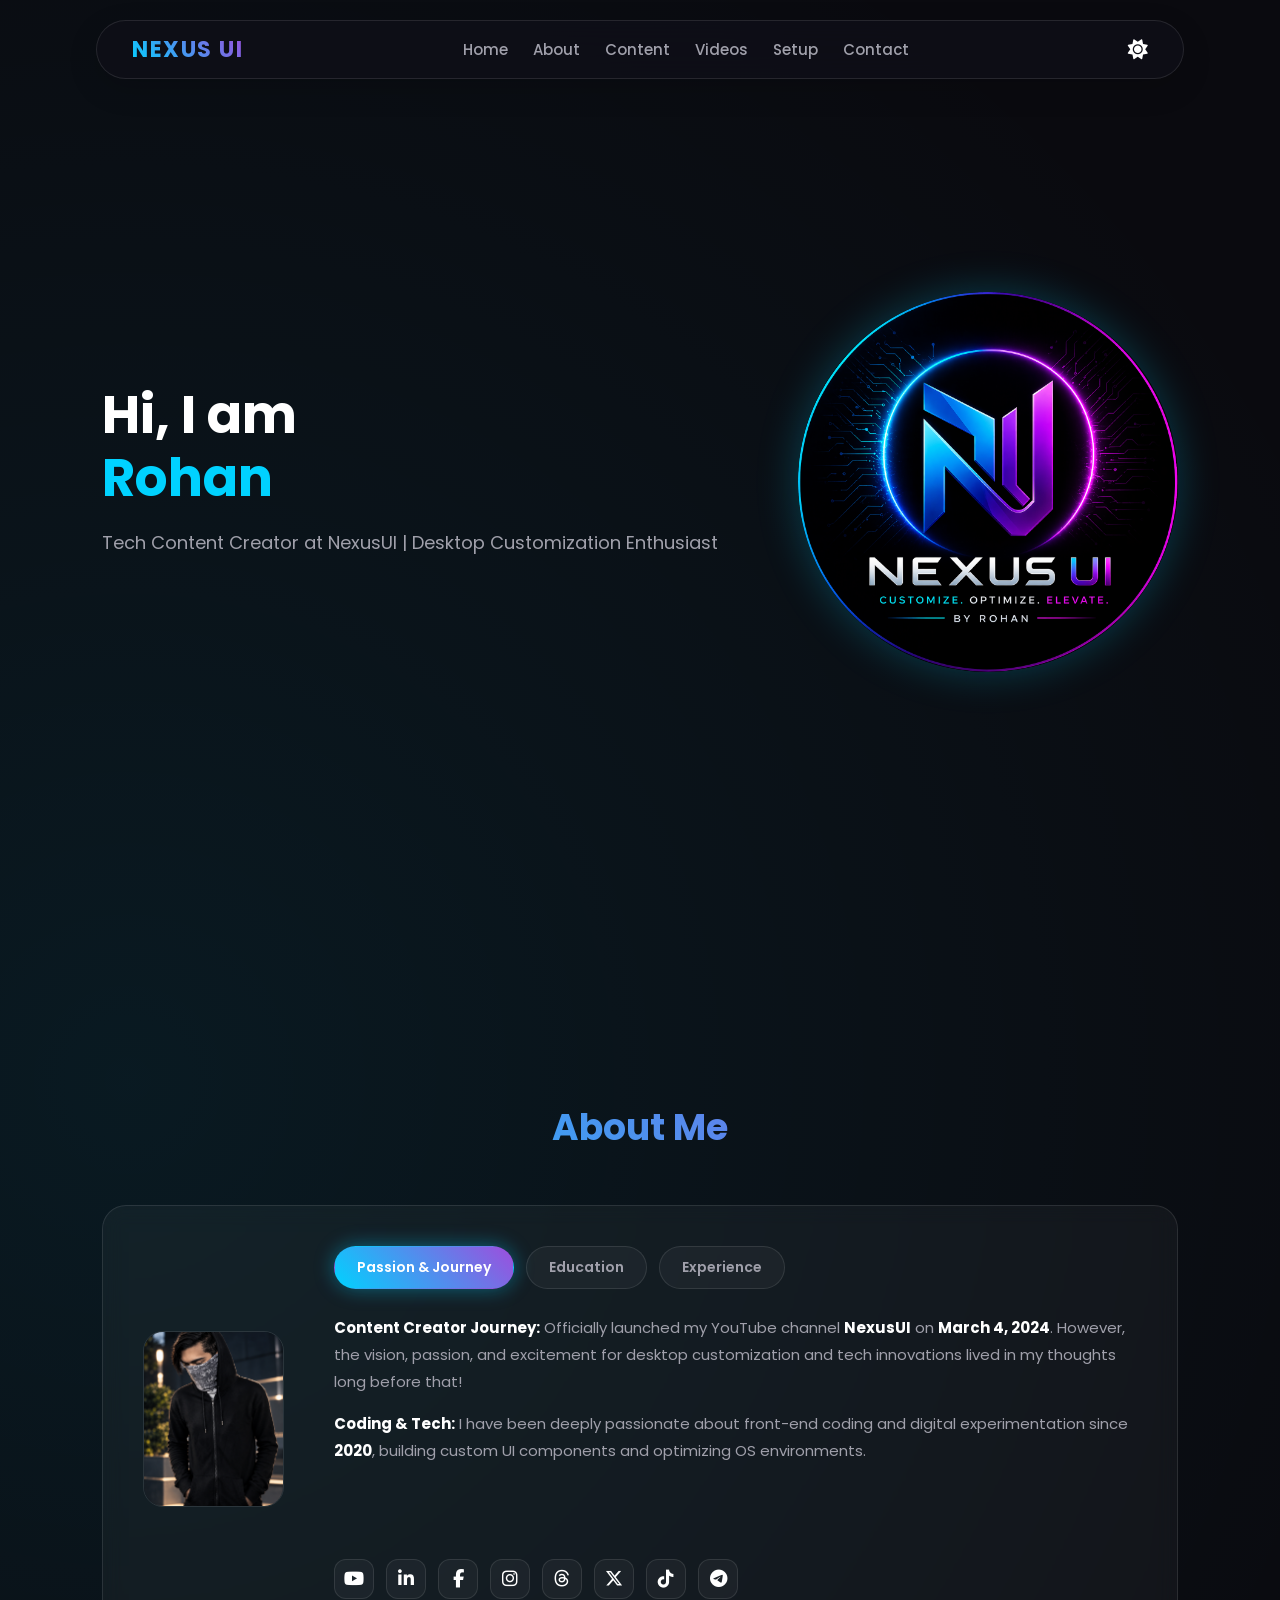
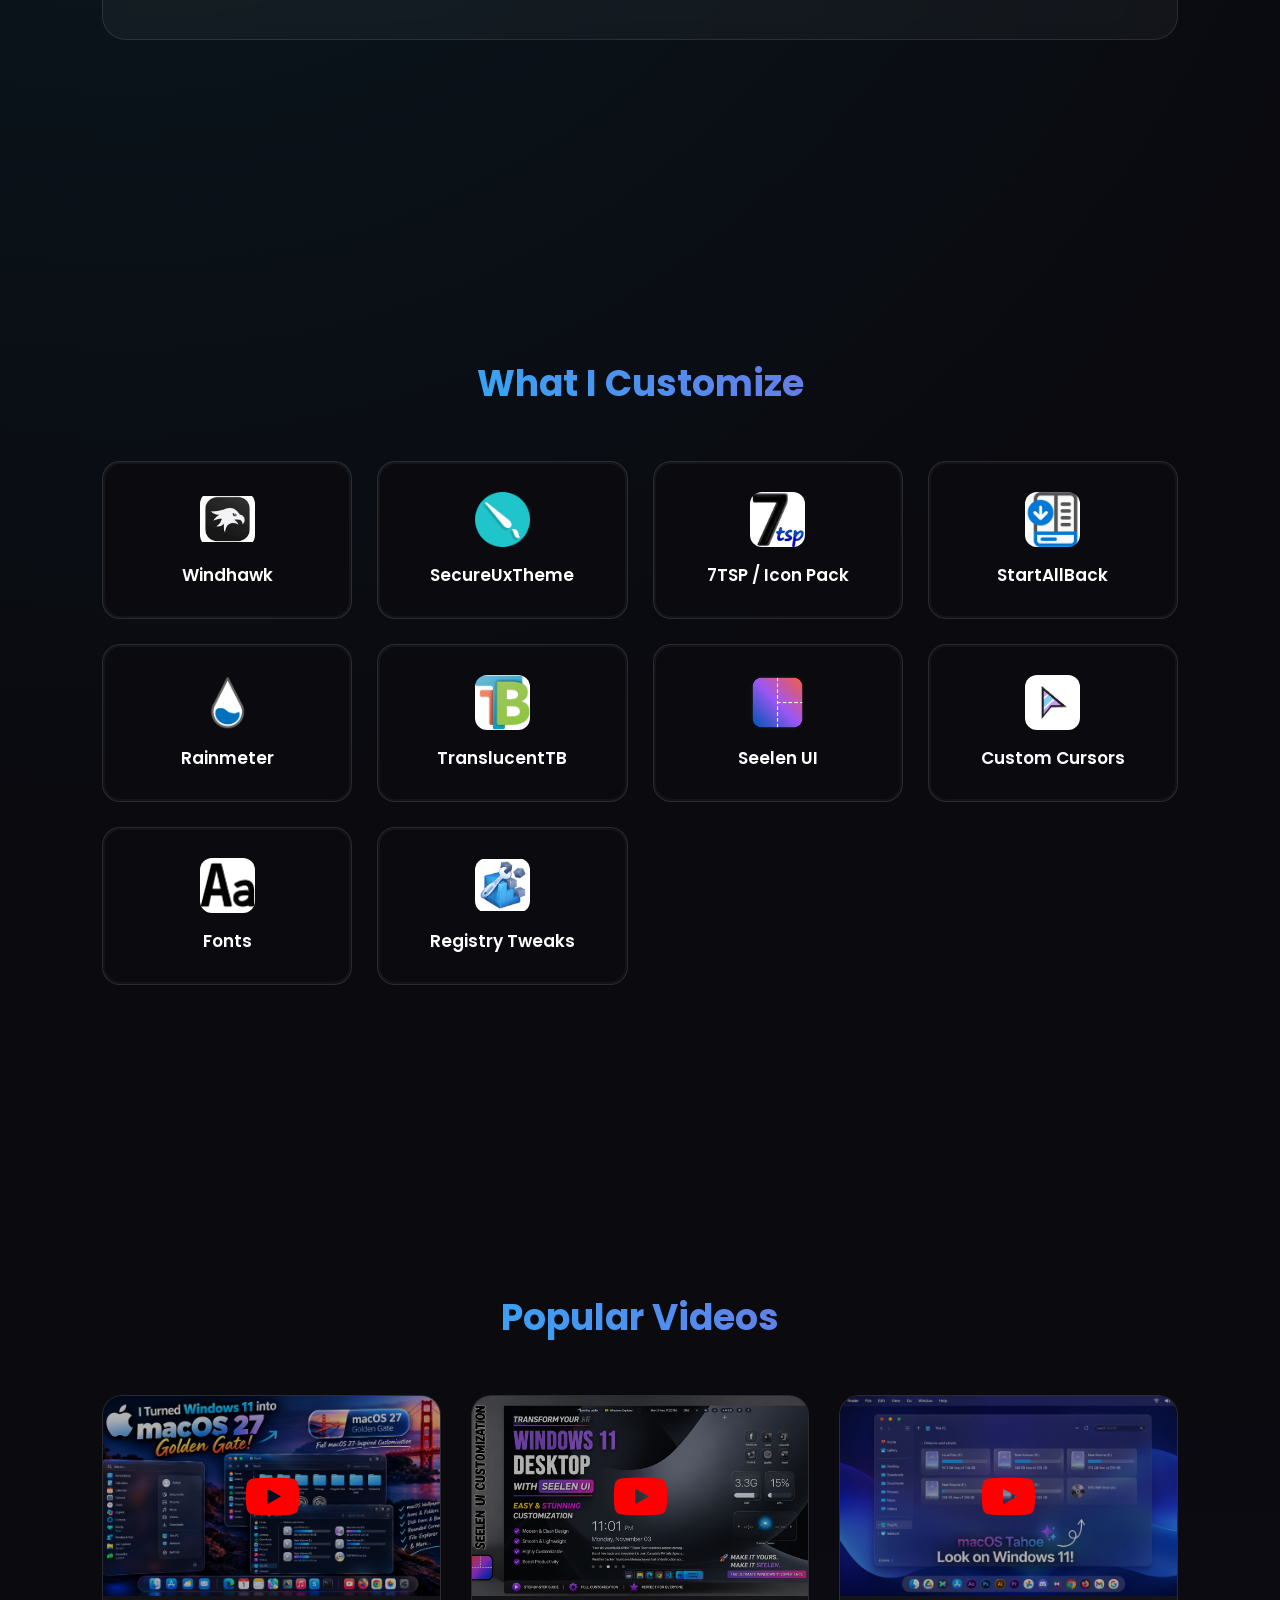
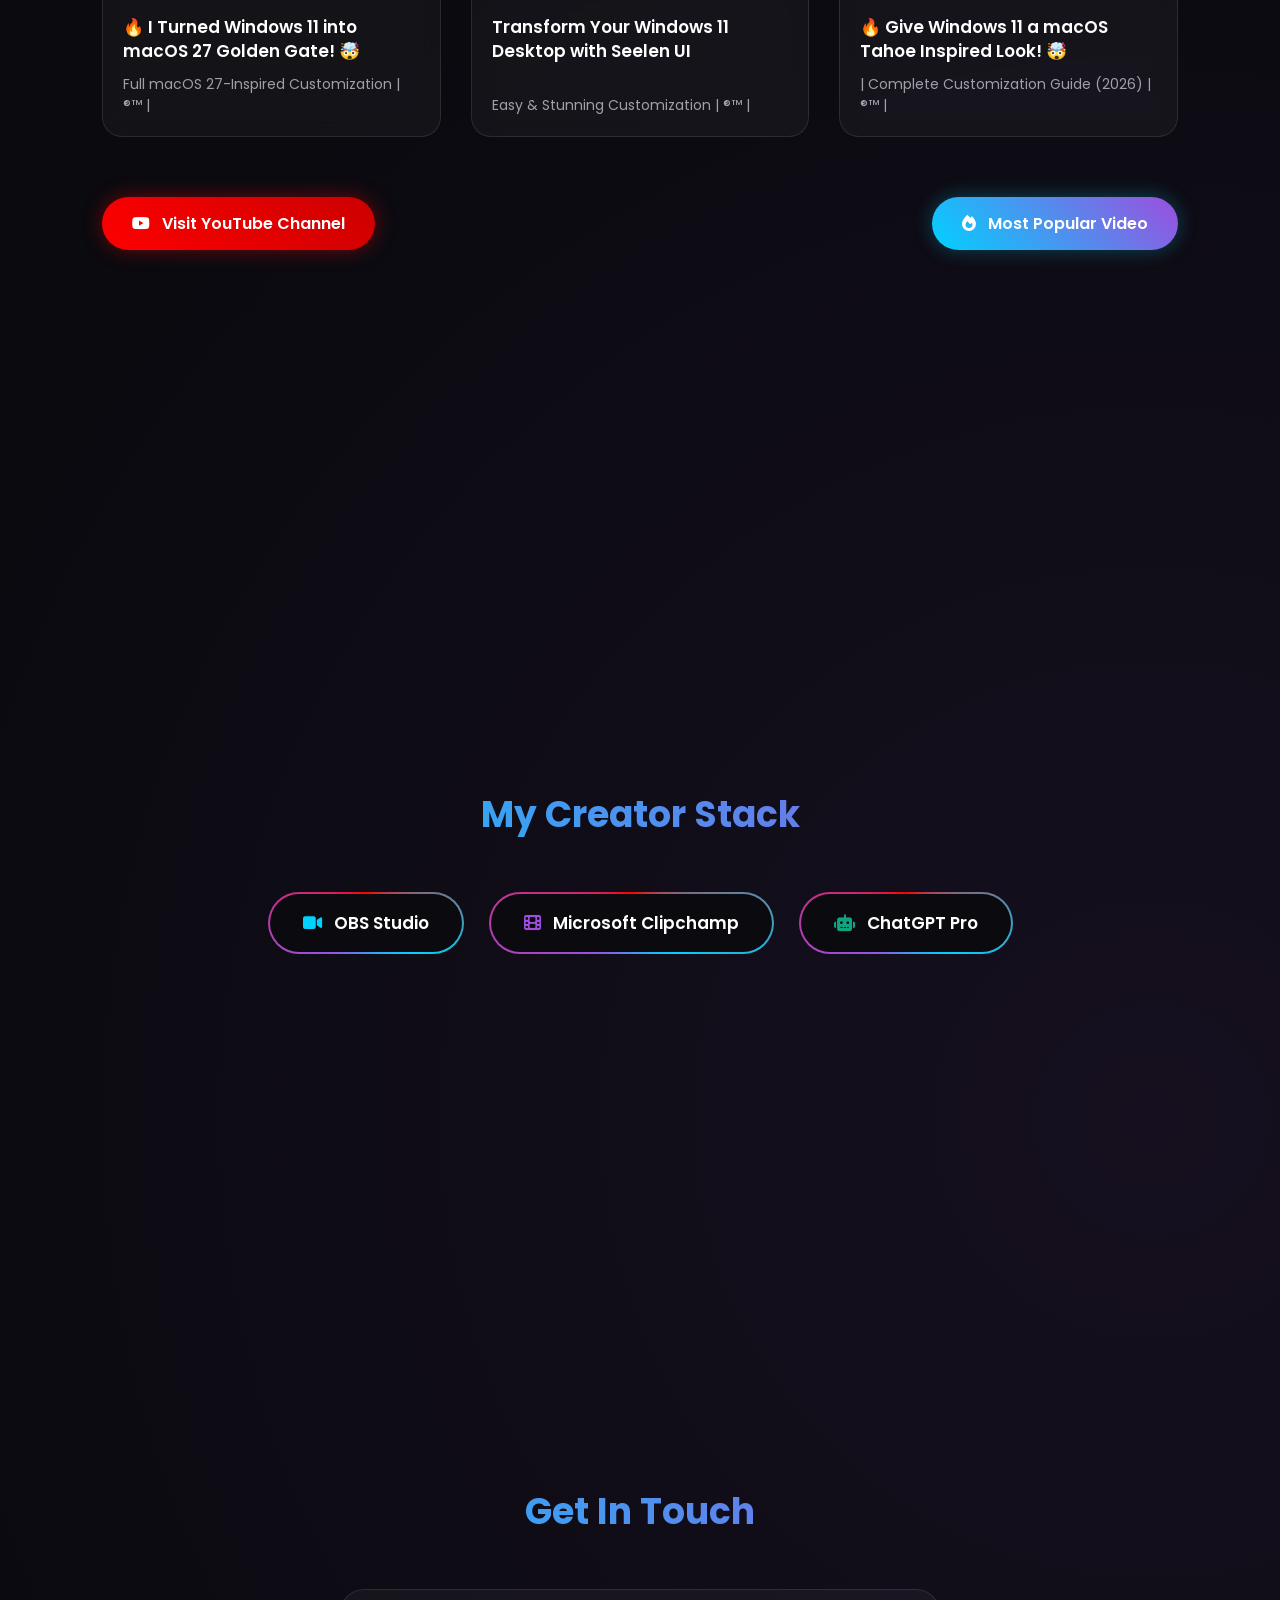
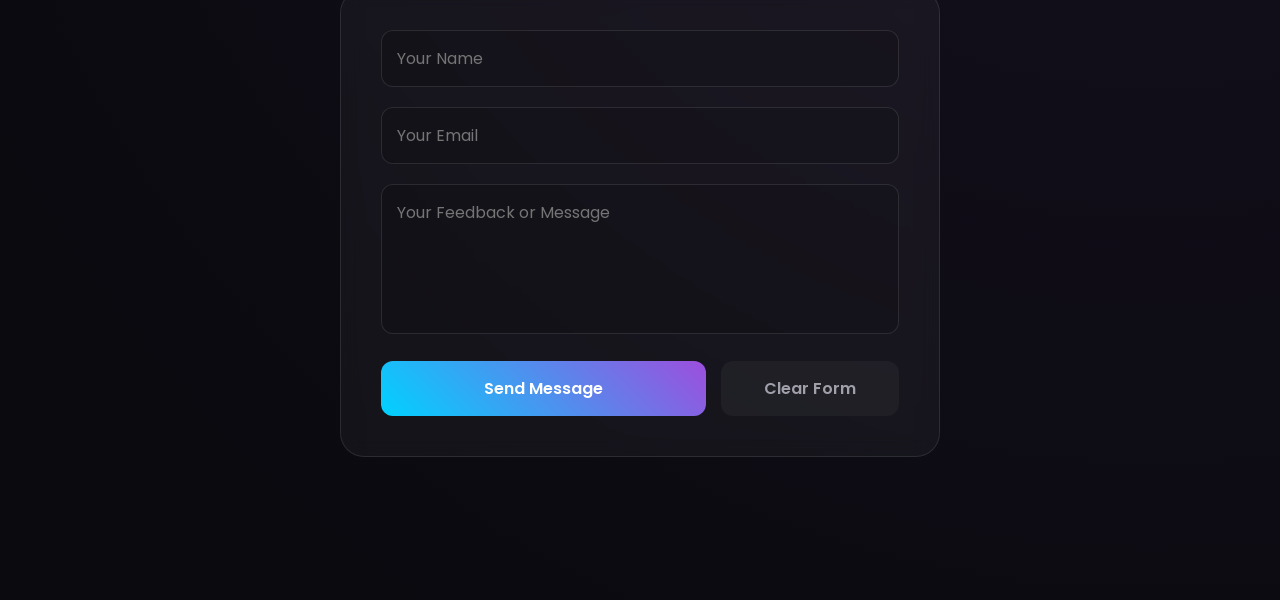
<file: index.html>
<!DOCTYPE html>
<html lang="en">
<head>
    <meta charset="UTF-8">
    <meta name="viewport" content="width=device-width, initial-scale=1.0">
    <title>NexusUI Official</title>
    <link rel="icon" type="image/png" href="weblogo.png">
    <link rel="stylesheet" href="https://cdnjs.cloudflare.com/ajax/libs/font-awesome/6.5.1/css/all.min.css">
    <link href="https://fonts.googleapis.com/css2?family=Poppins:wght@300;400;500;600;700&display=swap" rel="stylesheet">
    
    <style>
        :root {
            --bg-color: #0a0a0f;
            --text-main: #ffffff;
            --text-muted: #a0a0ab;
            --glass-bg: rgba(255, 255, 255, 0.04);
            --glass-border: rgba(255, 255, 255, 0.1);
            --nav-bg: rgba(15, 15, 25, 0.75);
            --primary-glow: #00d2ff;
            --secondary-glow: #9d4edd;
            --yt-red: #ff0000;
        }

        body.light-mode {
            --bg-color: #f4f5f7;
            --text-main: #1a1a1a;
            --text-muted: #555555;
            --glass-bg: rgba(0, 0, 0, 0.05);
            --glass-border: rgba(0, 0, 0, 0.15);
            --nav-bg: rgba(255, 255, 255, 0.85);
        }

        * {
            margin: 0;
            padding: 0;
            box-sizing: border-box;
            font-family: 'Poppins', sans-serif;
            scroll-behavior: smooth;
        }

        body {
            background-color: var(--bg-color);
            color: var(--text-main);
            overflow-x: hidden;
            transition: background-color 0.4s ease, color 0.4s ease;
            background-image: 
                radial-gradient(circle at 10% 20%, rgba(0, 210, 255, 0.08), transparent 30%),
                radial-gradient(circle at 90% 80%, rgba(157, 78, 221, 0.08), transparent 30%);
        }

        /* Loading Animation Screen */
        #loader {
            position: fixed;
            top: 0;
            left: 0;
            width: 100vw;
            height: 100vh;
            background: var(--bg-color);
            z-index: 9999;
            display: flex;
            flex-direction: column;
            justify-content: center;
            align-items: center;
            transition: opacity 0.5s ease, visibility 0.5s ease;
        }

        .spinner {
            width: 60px;
            height: 60px;
            border: 5px solid var(--glass-border);
            border-top: 5px solid var(--primary-glow);
            border-right: 5px solid var(--secondary-glow);
            border-radius: 50%;
            animation: spin 1s linear infinite;
            box-shadow: 0 0 20px rgba(0, 210, 255, 0.3);
        }

        .loader-text {
            margin-top: 20px;
            font-size: 18px;
            font-weight: 600;
            letter-spacing: 2px;
            background: linear-gradient(45deg, var(--primary-glow), var(--secondary-glow));
            -webkit-background-clip: text;
            -webkit-text-fill-color: transparent;
        }

        @keyframes spin {
            0% { transform: rotate(0deg); }
            100% { transform: rotate(360deg); }
        }

        /* Floating Glass Navbar */
        nav {
            position: fixed;
            top: 20px;
            left: 50%;
            transform: translateX(-50%);
            width: 85%;
            max-width: 1100px;
            padding: 12px 35px;
            display: flex;
            justify-content: space-between;
            align-items: center;
            background: var(--nav-bg);
            backdrop-filter: blur(16px);
            -webkit-backdrop-filter: blur(16px);
            border: 1px solid var(--glass-border);
            border-radius: 50px;
            z-index: 1000;
            box-shadow: 0 10px 30px rgba(0, 0, 0, 0.15);
            transition: all 0.4s ease;
        }

        .logo {
            font-size: 22px;
            font-weight: 700;
            background: linear-gradient(45deg, var(--primary-glow), var(--secondary-glow));
            -webkit-background-clip: text;
            -webkit-text-fill-color: transparent;
            letter-spacing: 1.5px;
            text-decoration: none;
            cursor: pointer;
        }

        .nav-links {
            display: flex;
            gap: 25px;
            align-items: center;
        }

        .nav-links a {
            color: var(--text-muted);
            text-decoration: none;
            font-size: 15px;
            font-weight: 500;
            transition: 0.3s;
        }

        .nav-links a:hover {
            color: var(--primary-glow);
            text-shadow: 0 0 10px var(--primary-glow);
        }

        .nav-actions {
            display: flex;
            align-items: center;
            gap: 15px;
        }

        .theme-btn {
            background: none;
            border: none;
            color: var(--text-main);
            font-size: 20px;
            cursor: pointer;
            transition: 0.3s;
            display: flex;
            align-items: center;
            justify-content: center;
        }

        .theme-btn:hover {
            color: var(--primary-glow);
            transform: rotate(30deg);
        }

        .menu-toggle {
            display: none;
            width: 45px;
            height: 45px;
            background: linear-gradient(45deg, var(--primary-glow), var(--secondary-glow));
            border-radius: 50%;
            align-items: center;
            justify-content: center;
            cursor: pointer;
            color: #fff;
            font-size: 20px;
            box-shadow: 0 0 15px rgba(0, 210, 255, 0.4);
            transition: 0.3s;
        }

        section {
            padding: 120px 8% 80px 8%;
            min-height: 100vh;
            display: flex;
            flex-direction: column;
            justify-content: center;
        }

        h2.section-title {
            text-align: center;
            font-size: 36px;
            font-weight: 700;
            margin-bottom: 50px;
            background: linear-gradient(45deg, var(--primary-glow), var(--secondary-glow));
            -webkit-background-clip: text;
            -webkit-text-fill-color: transparent;
        }

        /* Home Section */
        #home {
            display: flex;
            flex-direction: row;
            align-items: center;
            justify-content: space-between;
            gap: 50px;
            padding-top: 150px;
        }

        .home-content h1 {
            font-size: 52px;
            line-height: 1.2;
            margin-bottom: 20px;
            font-weight: 700;
        }

        .home-content span {
            color: var(--primary-glow);
        }

        .home-content p {
            color: var(--text-muted);
            font-size: 18px;
            margin-bottom: 30px;
        }

        .home-img img {
            width: 100%;
            max-width: 380px;
            border-radius: 50%;
            box-shadow: 0 0 40px rgba(0, 210, 255, 0.25);
            animation: float 4s ease-in-out infinite;
        }

        @keyframes float {
            0% { transform: translateY(0px); }
            50% { transform: translateY(-15px); }
            100% { transform: translateY(0px); }
        }

        /* About Section Styles with Tabs & Animation */
        .about-container {
            display: flex;
            align-items: center;
            gap: 50px;
            background: var(--glass-bg);
            padding: 40px;
            border-radius: 24px;
            border: 1px solid var(--glass-border);
            backdrop-filter: blur(10px);
        }

        .about-img img {
            width: 100%;
            max-width: 300px;
            border-radius: 20px;
            border: 1px solid var(--glass-border);
        }

        .about-content-box {
            flex-grow: 1;
        }

        .about-tabs {
            display: flex;
            gap: 12px;
            margin-bottom: 25px;
            flex-wrap: wrap;
        }

        .about-tab-btn {
            padding: 10px 22px;
            background: var(--glass-bg);
            border: 1px solid var(--glass-border);
            color: var(--text-muted);
            font-size: 14px;
            font-weight: 600;
            border-radius: 30px;
            cursor: pointer;
            transition: all 0.3s ease;
        }

        .about-tab-btn:hover {
            color: var(--text-main);
            border-color: var(--primary-glow);
        }

        .about-tab-btn.active {
            background: linear-gradient(45deg, var(--primary-glow), var(--secondary-glow));
            color: #ffffff;
            border-color: transparent;
            box-shadow: 0 0 20px rgba(0, 210, 255, 0.4);
        }

        .about-panel-container {
            position: relative;
            min-height: 220px;
        }

        .about-panel {
            position: absolute;
            top: 0;
            left: 0;
            width: 100%;
            opacity: 0;
            visibility: hidden;
            transform: translateY(15px);
            transition: all 0.4s cubic-bezier(0.165, 0.84, 0.44, 1);
            pointer-events: none;
        }

        .about-panel.active {
            opacity: 1;
            visibility: visible;
            transform: translateY(0);
            pointer-events: auto;
            position: relative;
        }

        .about-panel p {
            font-size: 15px;
            color: var(--text-muted);
            margin-bottom: 15px;
            line-height: 1.8;
        }

        .about-panel p strong {
            color: var(--text-main);
        }

        .edu-list, .exp-list {
            list-style: none;
            display: flex;
            flex-direction: column;
            gap: 10px;
        }

        .edu-list li, .exp-list li {
            font-size: 14px;
            color: var(--text-muted);
            display: flex;
            align-items: center;
            gap: 10px;
        }

        .edu-list li i, .exp-list li i {
            color: var(--primary-glow);
            font-size: 16px;
        }

        .social-icons-about {
            margin-top: 25px;
            display: flex;
            gap: 12px;
            flex-wrap: wrap;
        }

        .social-icons-about a {
            position: relative;
            width: 40px;
            height: 40px;
            display: flex;
            justify-content: center;
            align-items: center;
            background: var(--glass-bg);
            border: 1px solid var(--glass-border);
            border-radius: 12px;
            color: var(--text-main);
            font-size: 18px;
            text-decoration: none;
            transition: all 0.4s cubic-bezier(0.175, 0.885, 0.32, 1.275);
            overflow: hidden;
        }

        .social-icons-about a::before {
            content: '';
            position: absolute;
            top: 0;
            left: 0;
            width: 100%;
            height: 100%;
            background: linear-gradient(135deg, var(--primary-glow), var(--secondary-glow));
            opacity: 0;
            transition: opacity 0.4s ease;
            z-index: 1;
        }

        .social-icons-about a i {
            position: relative;
            z-index: 2;
            transition: transform 0.4s ease, color 0.4s ease;
        }

        .social-icons-about a:hover {
            transform: translateY(-5px) scale(1.1);
            border-color: transparent;
            box-shadow: 0 8px 20px rgba(0, 210, 255, 0.4);
        }

        .social-icons-about a:hover::before {
            opacity: 1;
        }

        .social-icons-about a:hover i {
            color: #ffffff;
            transform: scale(1.1);
        }

        /* What I Customize Section (Updated for Clickable Image Cards) */
        .cards-container {
            display: grid;
            grid-template-columns: repeat(auto-fit, minmax(220px, 1fr));
            gap: 25px;
        }

        .glass-card {
            position: relative;
            background: var(--glass-bg);
            border-radius: 18px;
            padding: 30px 20px;
            text-align: center;
            backdrop-filter: blur(10px);
            z-index: 1;
            overflow: hidden;
            border: 1px solid var(--glass-border);
            transition: transform 0.4s ease;
            text-decoration: none;
            color: var(--text-main);
            display: flex;
            flex-direction: column;
            align-items: center;
            justify-content: center;
            cursor: pointer;
        }

        .glass-card::before {
            content: '';
            position: absolute;
            top: -50%;
            left: -50%;
            width: 200%;
            height: 200%;
            background: conic-gradient(transparent, transparent, transparent, #00d2ff, #9d4edd, #ff007f);
            animation: rotateRGB 4s linear infinite;
            opacity: 0;
            transition: opacity 0.4s ease;
            z-index: -2;
        }

        .glass-card::after {
            content: '';
            position: absolute;
            inset: 2px;
            background: var(--bg-color);
            border-radius: 16px;
            z-index: -1;
            transition: background 0.4s ease;
        }

        .glass-card:hover {
            transform: translateY(-8px);
        }

        .glass-card:hover::before {
            opacity: 1;
        }

        .glass-card img {
            width: 55px;
            height: 55px;
            object-fit: contain;
            margin-bottom: 15px;
            border-radius: 12px;
            transition: transform 0.3s ease;
        }

        .glass-card:hover img {
            transform: scale(1.12);
        }

        .glass-card h3 {
            font-size: 17px;
            font-weight: 600;
        }

        /* Videos Section (3 Videos) */
        .videos-grid {
            display: grid;
            grid-template-columns: repeat(auto-fit, minmax(300px, 1fr));
            gap: 30px;
            margin-bottom: 40px;
        }

        .video-card {
            background: var(--glass-bg);
            border: 1px solid var(--glass-border);
            backdrop-filter: blur(10px);
            border-radius: 20px;
            overflow: hidden;
            text-decoration: none;
            color: inherit;
            display: flex;
            flex-direction: column;
            transition: all 0.4s ease;
        }

        .video-card:hover {
            transform: translateY(-8px);
            border-color: var(--primary-glow);
            box-shadow: 0 10px 30px rgba(0, 210, 255, 0.15);
        }

        .video-thumb {
            position: relative;
            width: 100%;
            height: 200px;
            overflow: hidden;
            background: rgba(0, 0, 0, 0.8);
            display: flex;
            justify-content: center;
            align-items: center;
        }

        .video-thumb img {
            width: 100%;
            height: 100%;
            object-fit: cover;
            transition: transform 0.4s ease;
        }

        .video-card:hover .video-thumb img {
            transform: scale(1.08);
        }

        .play-overlay {
            position: absolute;
            top: 0;
            left: 0;
            width: 100%;
            height: 100%;
            background: rgba(0, 0, 0, 0.3);
            display: flex;
            justify-content: center;
            align-items: center;
            transition: background 0.3s ease;
        }

        .play-overlay i {
            font-size: 50px;
            color: var(--yt-red);
            transition: transform 0.3s ease, color 0.3s ease;
        }

        .video-card:hover .play-overlay {
            background: rgba(0, 0, 0, 0.1);
        }

        .video-card:hover .play-overlay i {
            transform: scale(1.2);
            color: #ff3333;
        }

        .video-info {
            padding: 20px;
            flex-grow: 1;
            display: flex;
            flex-direction: column;
            justify-content: space-between;
        }

        .video-info h3 {
            font-size: 17px;
            font-weight: 600;
            margin-bottom: 10px;
            line-height: 1.4;
        }

        .video-info p {
            font-size: 14px;
            color: var(--text-muted);
        }

        /* Buttons Layout */
        .yt-btn-container {
            display: flex;
            justify-content: space-between;
            align-items: center;
            gap: 20px;
            margin-top: 20px;
            width: 100%;
        }

        .yt-visit-btn, .pop-video-btn {
            display: inline-flex;
            align-items: center;
            gap: 12px;
            padding: 14px 30px;
            color: #ffffff;
            text-decoration: none;
            font-size: 16px;
            font-weight: 600;
            border-radius: 50px;
            transition: all 0.3s ease;
        }

        .yt-visit-btn {
            background: linear-gradient(45deg, #ff0000, #cc0000);
            box-shadow: 0 0 20px rgba(255, 0, 0, 0.4);
        }

        .pop-video-btn {
            background: linear-gradient(45deg, var(--primary-glow), var(--secondary-glow));
            box-shadow: 0 0 20px rgba(0, 210, 255, 0.3);
            margin-left: auto;
        }

        .yt-visit-btn:hover, .pop-video-btn:hover {
            transform: translateY(-3px) scale(1.03);
        }

        .yt-visit-btn:hover {
            box-shadow: 0 0 30px rgba(255, 0, 0, 0.7);
        }

        .pop-video-btn:hover {
            box-shadow: 0 0 30px rgba(0, 210, 255, 0.6);
        }

        /* Tech Setup Section */
        .setup-container {
            display: flex;
            justify-content: center;
            gap: 25px;
            flex-wrap: wrap;
        }

        .setup-item {
            position: relative;
            padding: 18px 35px;
            border-radius: 50px;
            font-size: 17px;
            font-weight: 600;
            display: flex;
            align-items: center;
            gap: 12px;
            z-index: 1;
            overflow: hidden;
            background: var(--glass-bg);
            backdrop-filter: blur(10px);
        }

        .setup-item::before {
            content: '';
            position: absolute;
            top: -50%;
            left: -50%;
            width: 200%;
            height: 200%;
            background: conic-gradient(#ff0000, #00d2ff, #9d4edd, #ff0000);
            animation: rotateRGB 3s linear infinite;
            z-index: -2;
        }

        .setup-item::after {
            content: '';
            position: absolute;
            inset: 2px;
            background: var(--bg-color);
            border-radius: 48px;
            z-index: -1;
            transition: background 0.4s ease;
        }

        @keyframes rotateRGB {
            0% { transform: rotate(0deg); }
            100% { transform: rotate(360deg); }
        }

        /* Contact & Form */
        .contact-wrapper {
            display: flex;
            flex-direction: column;
            align-items: center;
            width: 100%;
        }

        .contact-form {
            width: 100%;
            max-width: 600px;
            background: var(--glass-bg);
            padding: 40px;
            border-radius: 24px;
            border: 1px solid var(--glass-border);
            backdrop-filter: blur(10px);
        }

        .contact-form input, .contact-form textarea {
            width: 100%;
            padding: 15px;
            margin-bottom: 20px;
            background: rgba(0, 0, 0, 0.1);
            border: 1px solid var(--glass-border);
            border-radius: 12px;
            color: var(--text-main);
            font-size: 16px;
            outline: none;
            transition: 0.3s;
        }

        .contact-form input:focus, .contact-form textarea:focus {
            border-color: var(--primary-glow);
            box-shadow: 0 0 15px rgba(0, 210, 255, 0.2);
        }

        .contact-form textarea {
            height: 150px;
            resize: none;
        }

        .button-group {
            display: flex;
            gap: 15px;
            width: 100%;
        }

        .contact-form button {
            padding: 15px;
            border: none;
            border-radius: 12px;
            font-size: 16px;
            font-weight: 600;
            cursor: pointer;
            transition: 0.3s;
        }

        .btn-submit {
            flex: 2;
            background: linear-gradient(45deg, var(--primary-glow), var(--secondary-glow));
            color: #fff;
        }

        .btn-submit:hover {
            transform: translateY(-2px);
            box-shadow: 0 0 20px rgba(0, 210, 255, 0.3);
        }

        .btn-reset {
            flex: 1;
            background: var(--glass-bg);
            color: var(--text-muted);
            border: 1px solid var(--glass-border);
        }

        .btn-reset:hover {
            background: rgba(255, 255, 255, 0.08);
            color: var(--text-main);
            border-color: var(--text-muted);
        }

        /* Scroll To Top Button */
        #scrollTopBtn {
            position: fixed;
            bottom: 30px;
            right: 30px;
            width: 50px;
            height: 50px;
            background: linear-gradient(45deg, var(--primary-glow), var(--secondary-glow));
            color: #fff;
            border: none;
            border-radius: 50%;
            font-size: 20px;
            cursor: pointer;
            display: flex;
            justify-content: center;
            align-items: center;
            box-shadow: 0 0 20px rgba(0, 210, 255, 0.4);
            opacity: 0;
            visibility: hidden;
            transition: all 0.4s ease;
            z-index: 1000;
        }

        #scrollTopBtn.show {
            opacity: 1;
            visibility: visible;
        }

        #scrollTopBtn:hover {
            transform: translateY(-5px) scale(1.1);
            box-shadow: 0 0 30px rgba(0, 210, 255, 0.7);
        }

        /* Mobile Responsive */
        @media (max-width: 991px) {
            nav {
                width: 90%;
                padding: 10px 25px;
            }
            
            .nav-links {
                position: fixed;
                top: 80px;
                right: -100%;
                flex-direction: column;
                background: var(--nav-bg);
                backdrop-filter: blur(20px);
                width: 270px;
                padding: 25px 15px;
                border-radius: 20px;
                border: 1px solid var(--glass-border);
                transition: 0.4s ease;
                box-shadow: 0 10px 30px rgba(0,0,0,0.3);
                gap: 5px;
            }

            .nav-links.active {
                right: 20px;
            }

            .nav-links a {
                display: block;
                width: 100%;
                padding: 10px 15px;
                border-radius: 10px;
                text-align: left;
            }

            .menu-toggle {
                display: flex;
            }

            #home, .about-container {
                flex-direction: column;
                text-align: center;
            }

            .about-tabs {
                justify-content: center;
            }

            .social-icons-about {
                justify-content: center;
            }

            .yt-btn-container {
                flex-direction: column;
                align-items: stretch;
            }

            .pop-video-btn {
                margin-left: 0;
                justify-content: center;
            }

            .yt-visit-btn {
                justify-content: center;
            }
        }

        @media (max-width: 600px) {
            .home-content h1 { font-size: 36px; }
            .home-img img, .about-img img { max-width: 240px; }
            .contact-form { padding: 25px; }
            section { padding: 100px 5% 60px 5%; }
        }
    </style>
</head>
<body>

    <!-- Page Loader -->
    <div id="loader">
        <div class="spinner"></div>
        <div class="loader-text">NEXUS UI</div>
    </div>

    <!-- Glass Navbar -->
    <nav>
        <a href="#home" class="logo">NEXUS UI</a>
        
        <div class="nav-links" id="navLinks">
            <a href="#home" onclick="closeMenu()">Home</a>
            <a href="#about" onclick="closeMenu()">About</a>
            <a href="#content" onclick="closeMenu()">Content</a>
            <a href="#videos" onclick="closeMenu()">Videos</a>
            <a href="#setup" onclick="closeMenu()">Setup</a>
            <a href="#contact" onclick="closeMenu()">Contact</a>
        </div>

        <div class="nav-actions">
            <button class="theme-btn" onclick="toggleTheme()" id="themeBtn" aria-label="Toggle Theme">
                <i class="fa-solid fa-sun"></i>
            </button>
            <div class="menu-toggle" id="menuBtn" onclick="toggleMenu()">
                <i class="fa-solid fa-bars"></i>
            </div>
        </div>
    </nav>

    <!-- Home Section -->
    <section id="home">
        <div class="home-content">
            <h1>Hi, I am <br><span>Rohan</span></h1>
            <p>Tech Content Creator at NexusUI | Desktop Customization Enthusiast</p>
        </div>
        <div class="home-img">
            <img src="home-img-logo.png" alt="NexusUI Logo">
        </div>
    </section>

    <!-- About Section with Interactive Animated Buttons -->
    <section id="about">
        <h2 class="section-title">About Me</h2>
        <div class="about-container">
            <div class="about-img">
                <img src="about-img.png" alt="Rohan">
            </div>
            
            <div class="about-content-box">
                <!-- Interactive Buttons -->
                <div class="about-tabs">
                    <button class="about-tab-btn active" onclick="switchTab(event, 'passion')">Passion & Journey</button>
                    <button class="about-tab-btn" onclick="switchTab(event, 'education')">Education</button>
                    <button class="about-tab-btn" onclick="switchTab(event, 'experience')">Experience</button>
                </div>

                <!-- Animated Content Panels -->
                <div class="about-panel-container">
                    
                    <!-- Panel 1: Passion & Journey -->
                    <div class="about-panel active" id="passion">
                        <p><strong>Content Creator Journey:</strong> Officially launched my YouTube channel <strong>NexusUI</strong> on <strong>March 4, 2024</strong>. However, the vision, passion, and excitement for desktop customization and tech innovations lived in my thoughts long before that!</p>
                        <p><strong>Coding & Tech:</strong> I have been deeply passionate about front-end coding and digital experimentation since <strong>2020</strong>, building custom UI components and optimizing OS environments.</p>
                    </div>

                    <!-- Panel 2: Education -->
                    <div class="about-panel" id="education">
                        <ul class="edu-list">
                            <li><i class="fa-solid fa-graduation-cap"></i> <strong>Kindergarten:</strong> Pan Pacific Kindergarten</li>
                            <li><i class="fa-solid fa-school"></i> <strong>High School:</strong> Aliganj High School</li>
                            <li><i class="fa-solid fa-building-columns"></i> <strong>College:</strong> Narayanganj Commerce College</li>
                            <li><i class="fa-solid fa-university"></i> <strong>University:</strong> Government Tolaram University College</li>
                        </ul>
                    </div>

                    <!-- Panel 3: Experience -->
                    <div class="about-panel" id="experience">
                        <ul class="exp-list">
                            <li><i class="fa-solid fa-briefcase"></i> <strong>bKash DSO:</strong> Worked as a Distributor Sales Officer (DSO) for 9 months, gaining hands-on market sales & communication experience.</li>
                            <li><i class="fa-solid fa-laptop-code"></i> <strong>Digital Creator & Developer:</strong> Running NexusUI since 2024, producing high-end tech tutorials and custom UI solutions.</li>
                        </ul>
                    </div>

                </div>

                <!-- Social Icons -->
                <div class="social-icons-about">
                    <a href="https://www.youtube.com/@nexusui.official" target="_blank" aria-label="YouTube"><i class="fa-brands fa-youtube"></i></a>
                    <a href="https://www.linkedin.com/in/nexusuiofficial/" target="_blank" aria-label="LinkedIn"><i class="fa-brands fa-linkedin-in"></i></a>
                    <a href="https://www.facebook.com/nexusui.official" target="_blank" aria-label="Facebook"><i class="fa-brands fa-facebook-f"></i></a>
                    <a href="https://www.instagram.com/nexusui.official/" target="_blank" aria-label="Instagram"><i class="fa-brands fa-instagram"></i></a>
                    <a href="https://www.threads.com/@nexusui.official" target="_blank" aria-label="Threads"><i class="fa-brands fa-threads"></i></a>
                    <a href="https://x.com/nexusuiofficial" target="_blank" aria-label="Twitter"><i class="fa-brands fa-x-twitter"></i></a>
                    <a href="https://www.tiktok.com/@nexusui.official" target="_blank" aria-label="TikTok"><i class="fa-brands fa-tiktok"></i></a>
                    <a href="https://web.telegram.org/k/#@nexusuiofficial" target="_blank" aria-label="Telegram"><i class="fa-brands fa-telegram"></i></a>
                </div>
            </div>
        </div>
    </section>

    <!-- Content Section (Clickable Cards with Custom Images) -->
    <section id="content">
        <h2 class="section-title">What I Customize</h2>
        <div class="cards-container">
            
            <!-- 1. Windhawk -->
            <a href="https://windhawk.net/" target="_blank" class="glass-card">
                <img src="What%20I%20Customize/windhawk%20logo.png" alt="Windhawk">
                <h3>Windhawk</h3>
            </a>

            <!-- 2. SecureUxTheme -->
            <a href="https://github.com/namazso/SecureUxTheme/releases/tag/v3.0.0" target="_blank" class="glass-card">
                <img src="What%20I%20Customize/SecureUxTheme.png" alt="SecureUxTheme">
                <h3>SecureUxTheme</h3>
            </a>

            <!-- 3. 7TSP Icon Pack -->
            <a href="https://www.deviantart.com/devillnside/art/7TSP-GUI-2019-Edition-804769422" target="_blank" class="glass-card">
                <img src="What%20I%20Customize/7TSP%20Icon%20Pack.png" alt="7TSP Icon Pack">
                <h3>7TSP / Icon Pack</h3>
            </a>

            <!-- 4. StartAllBack -->
            <a href="https://www.startallback.com/" target="_blank" class="glass-card">
                <img src="What%20I%20Customize/StartAllBack.png" alt="StartAllBack">
                <h3>StartAllBack</h3>
            </a>

            <!-- 5. Rainmeter -->
            <a href="https://www.rainmeter.net/" target="_blank" class="glass-card">
                <img src="What%20I%20Customize/Rainmeter.png" alt="Rainmeter">
                <h3>Rainmeter</h3>
            </a>

            <!-- 6. TranslucentTB -->
            <a href="https://apps.microsoft.com/detail/9pf4kz2vn4w9?hl=en-US&gl=BD" target="_blank" class="glass-card">
                <img src="What%20I%20Customize/TranslucentTB.png" alt="TranslucentTB">
                <h3>TranslucentTB</h3>
            </a>

            <!-- 7. Seelen UI -->
            <a href="https://seelen.io/" target="_blank" class="glass-card">
                <img src="What%20I%20Customize/Seelen%20UI.png" alt="Seelen UI">
                <h3>Seelen UI</h3>
            </a>

            <!-- 8. Custom Cursors -->
            <a href="https://custom-cursor.com/" target="_blank" class="glass-card">
                <img src="What%20I%20Customize/Custom%20Cursors.png" alt="Custom Cursors">
                <h3>Custom Cursors</h3>
            </a>

            <!-- 9. Fonts -->
            <a href="https://icons8.com/icons/set/font-style" target="_blank" class="glass-card">
                <img src="What%20I%20Customize/Fonts.png" alt="Fonts">
                <h3>Fonts</h3>
            </a>

            <!-- 10. Registry Tweaks -->
            <a href="https://github.com/topics/registry-tweaks" target="_blank" class="glass-card">
                <img src="What%20I%20Customize/Registry%20Tweaks.png" alt="Registry Tweaks">
                <h3>Registry Tweaks</h3>
            </a>

        </div>
    </section>

    <!-- Popular Videos Section -->
    <section id="videos">
        <h2 class="section-title">Popular Videos</h2>
        <div class="videos-grid">
            
            <!-- Video 1 -->
            <a href="https://youtu.be/MvLInFXg_ws?si=xaIYZ6o0LklTOdny" target="_blank" class="video-card">
                    <div class="video-thumb">
                        <img src="ChatGPT%20Image%20Sep%2026,%202026,%2005_19_36%20AM.png" alt="ChatGPT Image Sep 26, 2026, 05_19_36 AM">
                        <div class="play-overlay">
                            <i class="fa-brands fa-youtube"></i>
                        </div>
                    </div>
                    <div class="video-info">
                        <h3>🔥 I Turned Windows 11 into macOS 27 Golden Gate! 🤯</h3>
                        <p>Full macOS 27-Inspired Customization | ®™ |</p>
                    </div>
            </a>
            <!-- Video 2 -->
            <a href="https://youtu.be/5PtdGiiHeXA?si=tYvvyLFYg5_Ce9Bj" target="_blank" class="video-card">
                <div class="video-thumb">
                    <img src="Transform%20Your%20Windows%2011%20Desktop%20with%20Seelen%20UI%20–%20Easy%20&%20Stunning%20Customization.jpg" alt="Transform Your Windows 11 Desktop with Seelen UI – Easy & Stunning Customization">
                    <div class="play-overlay">
                        <i class="fa-brands fa-youtube"></i>
                    </div>
                </div>
                <div class="video-info">
                    <h3>Transform Your Windows 11 Desktop with Seelen UI</h3>
                    <p>Easy & Stunning Customization | ®™ |</p>
                </div>
            </a>

            <!-- Video 3 -->
            <a href="https://youtu.be/umIMQiHzJHc?si=NhGQYNWBuY30dCmK" target="_blank" class="video-card">
                <div class="video-thumb">
                    <img src="ChatGPT%20Image%20Jul%2029,%202026,%2007_48_42%20PM.png" alt="Give Windows 11 a macOS Tahoe Inspired Look!">
                    <div class="play-overlay">
                        <i class="fa-brands fa-youtube"></i>
                    </div>
                </div>
                <div class="video-info">
                    <h3>🔥 Give Windows 11 a macOS Tahoe Inspired Look! 🤯</h3>
                    <p>| Complete Customization Guide (2026) | ®™ |</p>
                </div>
            </a>

        </div>

        <!-- Buttons Container -->
        <div class="yt-btn-container">
            <a href="https://www.youtube.com/@nexusui.official" target="_blank" class="yt-visit-btn">
                <i class="fa-brands fa-youtube"></i> Visit YouTube Channel
            </a>
            <a href="https://www.youtube.com/@nexusui.official/playlists" target="_blank" class="pop-video-btn">
                <i class="fa-solid fa-fire"></i> Most Popular Video
            </a>
        </div>
    </section>

    <!-- Setup Section -->
    <section id="setup">
        <h2 class="section-title">My Creator Stack</h2>
        <div class="setup-container">
            <div class="setup-item"><i class="fa-solid fa-video" style="color:#00d2ff;"></i> OBS Studio</div>
            <div class="setup-item"><i class="fa-solid fa-film" style="color:#9d4edd;"></i> Microsoft Clipchamp</div>
            <!-- <div class="setup-item"><i class="fa-solid fa-palette" style="color:#00d2ff;"></i> Canva Pro</div> -->
            <div class="setup-item"><i class="fa-solid fa-robot" style="color:#10a37f;"></i> ChatGPT Pro</div>
        </div>
    </section>

    <!-- Contact Section -->
    <section id="contact">
        <h2 class="section-title">Get In Touch</h2>
        <div class="contact-wrapper">
            <form class="contact-form" action="https://api.web3forms.com/submit" method="POST">
                <input type="hidden" name="access_key" value="e9842317-3d74-4120-9171-effe1c56ec64">
                <input type="text" name="name" placeholder="Your Name" required>
                <input type="email" name="email" placeholder="Your Email" required>
                <textarea name="message" placeholder="Your Feedback or Message" required></textarea>
                
                <div class="button-group">
                    <button type="submit" class="btn-submit">Send Message</button>
                    <button type="reset" class="btn-reset">Clear Form</button>
                </div>
            </form>
        </div>
    </section>

    <!-- Scroll To Top Button -->
    <button id="scrollTopBtn" onclick="scrollToTop()" aria-label="Scroll to top">
        <i class="fa-solid fa-arrow-up"></i>
    </button>

    <script>
        window.addEventListener('load', () => {
            const loader = document.getElementById('loader');
            loader.style.opacity = '0';
            loader.style.visibility = 'hidden';
        });

        function toggleTheme() {
            document.body.classList.toggle('light-mode');
            const icon = document.querySelector('#themeBtn i');
            
            if(document.body.classList.contains('light-mode')) {
                icon.classList.remove('fa-sun');
                icon.classList.add('fa-moon');
            } else {
                icon.classList.remove('fa-moon');
                icon.classList.add('fa-sun');
            }
        }

        function toggleMenu() {
            const navLinks = document.getElementById('navLinks');
            const menuIcon = document.querySelector('#menuBtn i');
            navLinks.classList.toggle('active');
            
            if(navLinks.classList.contains('active')) {
                menuIcon.classList.remove('fa-bars');
                menuIcon.classList.add('fa-xmark');
            } else {
                menuIcon.classList.remove('fa-xmark');
                menuIcon.classList.add('fa-bars');
            }
        }

        function closeMenu() {
            const navLinks = document.getElementById('navLinks');
            const menuIcon = document.querySelector('#menuBtn i');
            
            if(navLinks.classList.contains('active')) {
                navLinks.classList.remove('active');
                menuIcon.classList.remove('fa-xmark');
                menuIcon.classList.add('fa-bars');
            }
        }

        function switchTab(event, tabId) {
            const buttons = document.querySelectorAll('.about-tab-btn');
            const panels = document.querySelectorAll('.about-panel');

            buttons.forEach(btn => btn.classList.remove('active'));
            panels.forEach(panel => panel.classList.remove('active'));

            event.currentTarget.classList.add('active');
            document.getElementById(tabId).classList.add('active');
        }

        window.addEventListener('scroll', () => {
            const scrollTopBtn = document.getElementById('scrollTopBtn');
            const scrollableHeight = document.documentElement.scrollHeight - window.innerHeight;
            const currentScroll = window.scrollY;

            if (scrollableHeight - currentScroll <= 150) {
                scrollTopBtn.classList.add('show');
            } else {
                scrollTopBtn.classList.remove('show');
            }
        });

        function scrollToTop() {
            window.scrollTo({ top: 0, behavior: 'smooth' });
        }
    </script>
</body>
</html>
</file>
